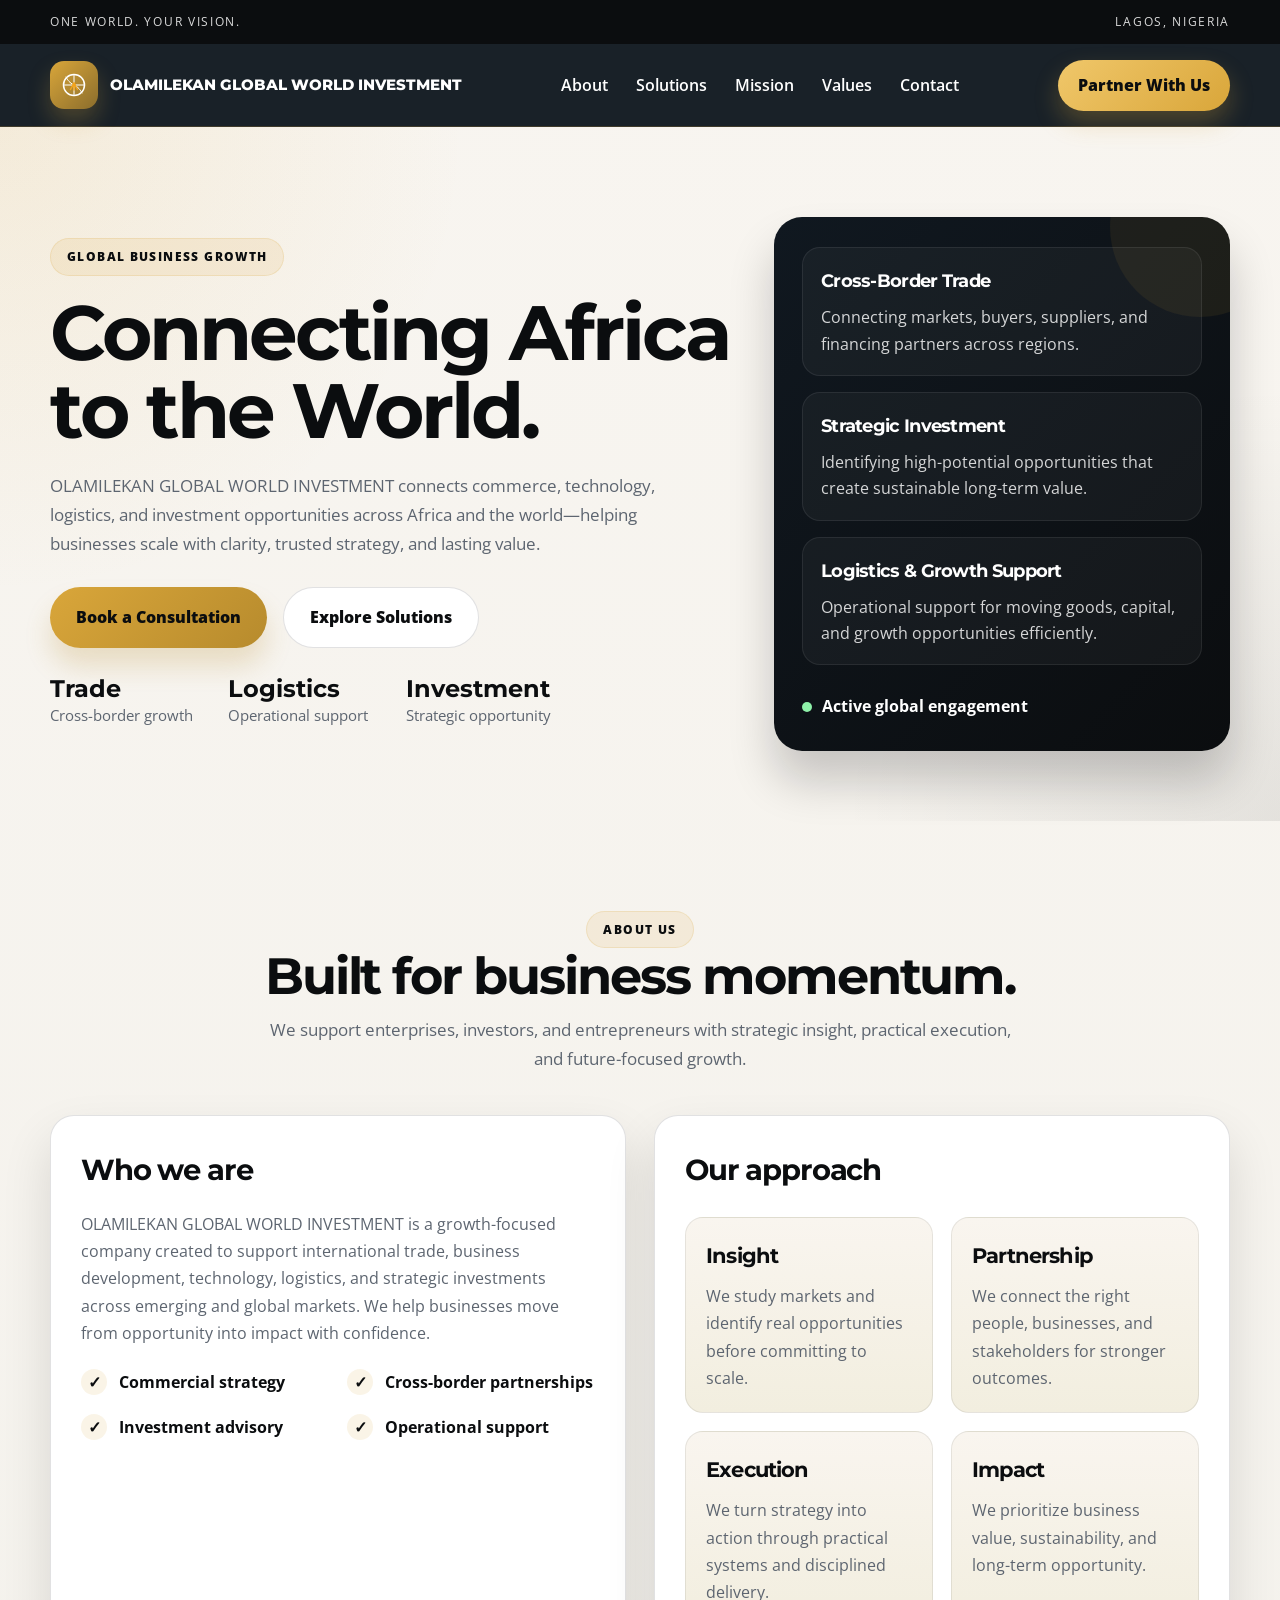
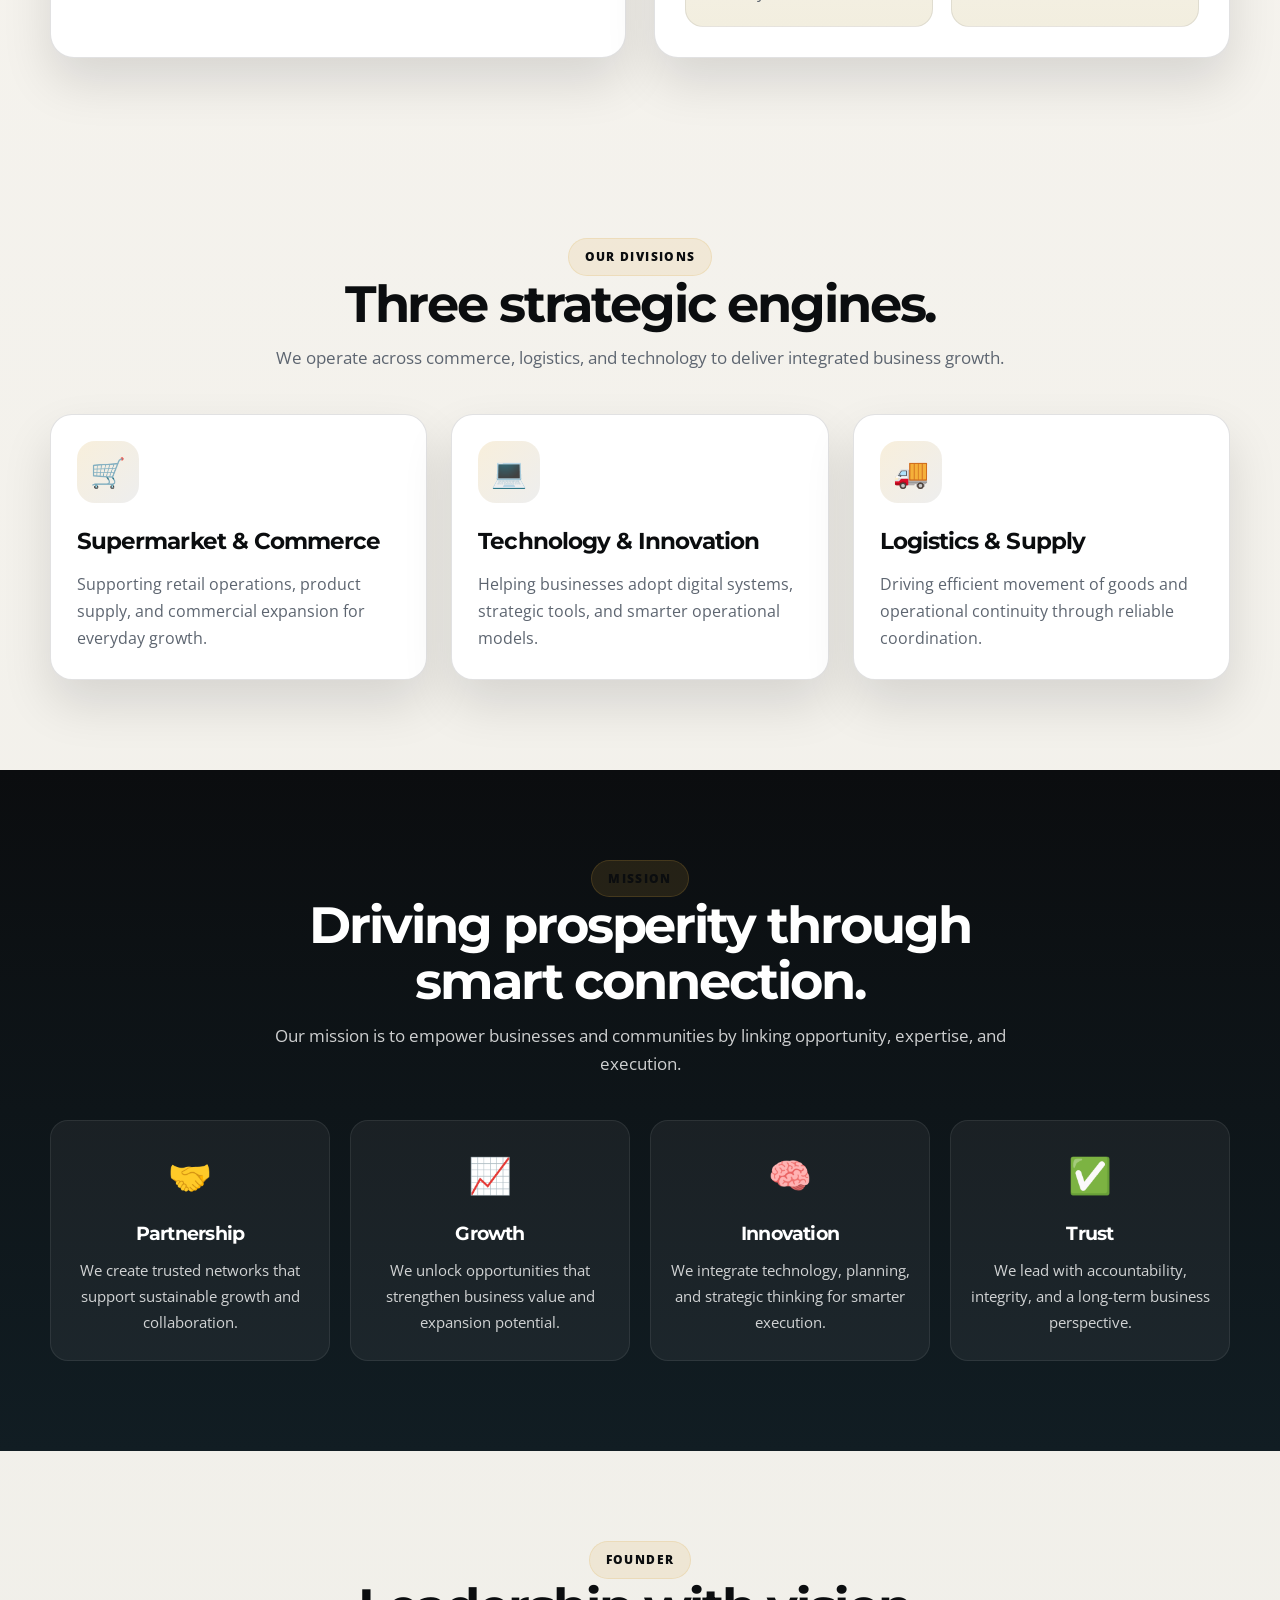
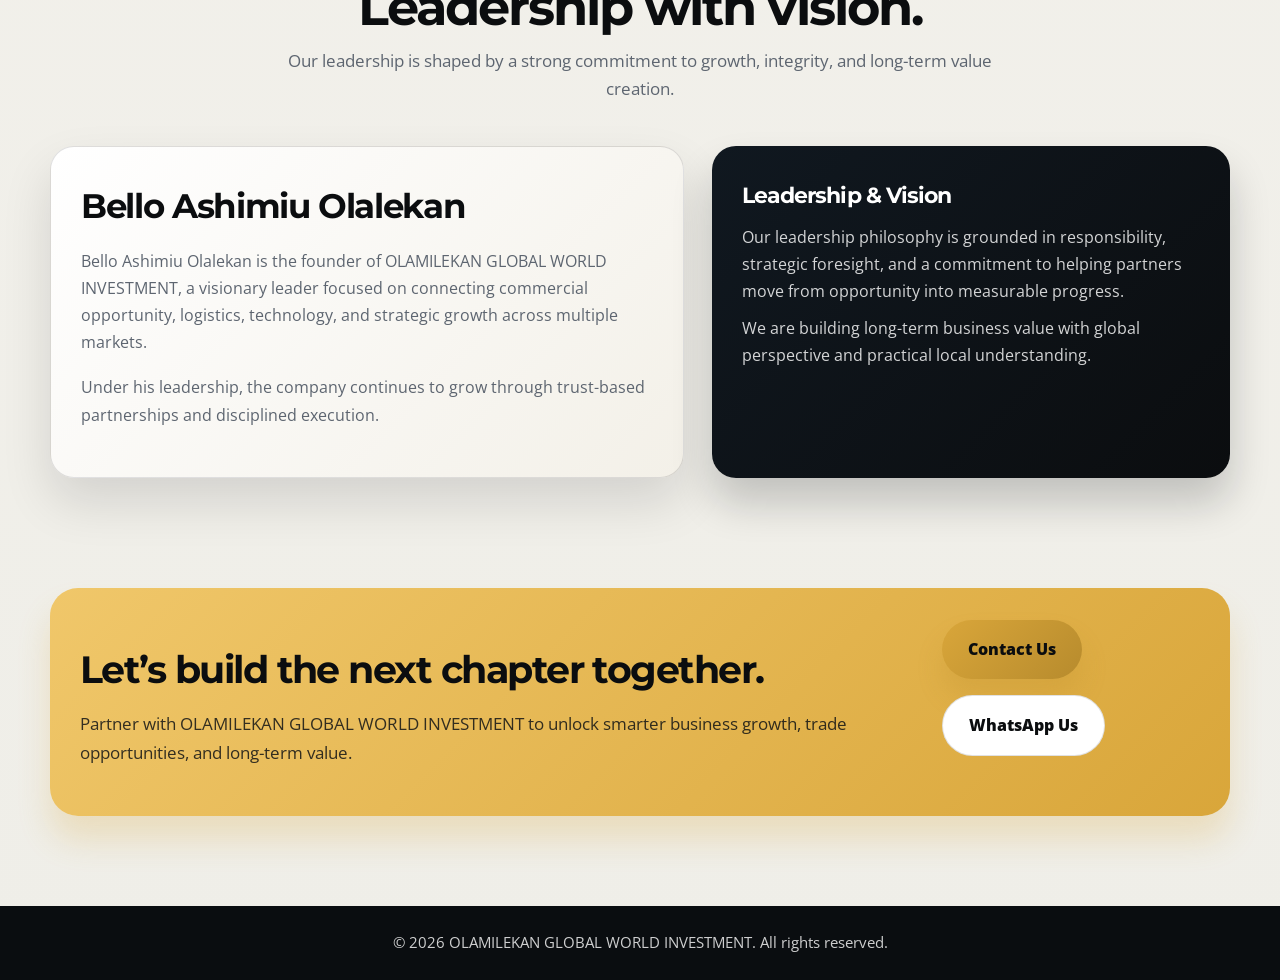
<file: index.html>
<!DOCTYPE html>
<html lang="en">
  <head>
    <meta charset="UTF-8" />
    <meta name="viewport" content="width=device-width, initial-scale=1.0" />
    <meta
      name="description"
      content="OLAMILEKAN GLOBAL WORLD INVESTMENT connects commerce, technology, logistics, and investment opportunities across Africa and the world."
    />
    <title>OLAMILEKAN GLOBAL WORLD INVESTMENT</title>
    <link rel="icon" type="image/svg+xml" href="favicon.svg" />
    <link rel="preconnect" href="https://fonts.googleapis.com" />
    <link rel="preconnect" href="https://fonts.gstatic.com" crossorigin />
    <link
      href="https://fonts.googleapis.com/css2?family=Montserrat:wght@400;500;600;700;800;900&family=Open+Sans:wght@400;600;700&display=swap"
      rel="stylesheet"
    />
    <link rel="stylesheet" href="styles.css" />
  </head>
  <body>
    <div class="topbar">
      <div class="container">
        <div>One World. Your Vision.</div>
        <div>Lagos, Nigeria</div>
      </div>
    </div>

    <header>
      <div class="container nav-wrap">
        <input type="checkbox" id="nav-toggle" class="nav-toggle" />
        <label for="nav-toggle" class="nav-toggle-label" aria-label="Toggle menu">☰</label>

        <a href="index.html" class="brand">
          <div class="logo-box">
            <svg width="30" height="30" viewBox="0 0 120 120" xmlns="http://www.w3.org/2000/svg" aria-label="OGWI logo">
              <circle cx="60" cy="60" r="42" fill="none" stroke="#ffffff" stroke-width="6"/>
              <path d="M18 60H102M60 18V102M28 28C36 42 41 50 60 60C79 70 84 78 92 92" fill="none" stroke="#ffffff" stroke-width="4" stroke-linecap="round"/>
              <path d="M46 78L60 52L74 78" fill="none" stroke="#F3A31A" stroke-width="6" stroke-linecap="round" stroke-linejoin="round"/>
              <path d="M60 52V80" fill="none" stroke="#F3A31A" stroke-width="6" stroke-linecap="round"/>
              <circle cx="60" cy="60" r="7" fill="#F3A31A"/>
            </svg>
          </div>
          <span>OLAMILEKAN GLOBAL WORLD INVESTMENT</span>
        </a>

        <nav class="nav-links">
          <a href="about.html">About</a>
          <a href="services.html">Solutions</a>
          <a href="#mission">Mission</a>
          <a href="#values">Values</a>
          <a href="contact.html">Contact</a>
        </nav>

        <a href="contact.html" class="nav-cta">Partner With Us</a>
      </div>
    </header>

    <main>
      <section class="hero">
        <div class="container hero-grid">
          <div>
            <div class="eyebrow">Global Business Growth</div>
            <h1>Connecting Africa to the World.</h1>
            <p class="lead">
              OLAMILEKAN GLOBAL WORLD INVESTMENT connects commerce, technology, logistics, and investment opportunities
              across Africa and the world—helping businesses scale with clarity, trusted strategy, and lasting value.
            </p>

            <div class="actions">
              <a href="contact.html" class="btn btn-primary">Book a Consultation</a>
              <a href="services.html" class="btn btn-secondary">Explore Solutions</a>
            </div>

            <div class="stats">
              <div>
                <strong>Trade</strong>
                <span>Cross-border growth</span>
              </div>
              <div>
                <strong>Logistics</strong>
                <span>Operational support</span>
              </div>
              <div>
                <strong>Investment</strong>
                <span>Strategic opportunity</span>
              </div>
            </div>
          </div>

          <div class="hero-card">
            <div class="card-row">
              <h3>Cross-Border Trade</h3>
              <p>Connecting markets, buyers, suppliers, and financing partners across regions.</p>
            </div>

            <div class="card-row">
              <h3>Strategic Investment</h3>
              <p>Identifying high-potential opportunities that create sustainable long-term value.</p>
            </div>

            <div class="card-row">
              <h3>Logistics &amp; Growth Support</h3>
              <p>Operational support for moving goods, capital, and growth opportunities efficiently.</p>
            </div>

            <div class="live">
              <span class="dot"></span>
              <span>Active global engagement</span>
            </div>
          </div>
        </div>
      </section>

      <section id="about">
        <div class="container">
          <div class="section-header">
            <div class="eyebrow">About Us</div>
            <h2>Built for business momentum.</h2>
            <p>We support enterprises, investors, and entrepreneurs with strategic insight, practical execution, and future-focused growth.</p>
          </div>

          <div class="about-grid">
            <div class="panel">
              <h3>Who we are</h3>
              <p>
                OLAMILEKAN GLOBAL WORLD INVESTMENT is a growth-focused company created to support international trade,
                business development, technology, logistics, and strategic investments across emerging and global markets.
                We help businesses move from opportunity into impact with confidence.
              </p>

              <div class="feature-list">
                <div class="feature">
                  <span class="check">✓</span>
                  <span>Commercial strategy</span>
                </div>
                <div class="feature">
                  <span class="check">✓</span>
                  <span>Cross-border partnerships</span>
                </div>
                <div class="feature">
                  <span class="check">✓</span>
                  <span>Investment advisory</span>
                </div>
                <div class="feature">
                  <span class="check">✓</span>
                  <span>Operational support</span>
                </div>
              </div>
            </div>

            <div class="panel">
              <h3>Our approach</h3>
              <div class="mission-boxes">
                <div class="mission-box">
                  <h4>Insight</h4>
                  <p>We study markets and identify real opportunities before committing to scale.</p>
                </div>
                <div class="mission-box">
                  <h4>Partnership</h4>
                  <p>We connect the right people, businesses, and stakeholders for stronger outcomes.</p>
                </div>
                <div class="mission-box">
                  <h4>Execution</h4>
                  <p>We turn strategy into action through practical systems and disciplined delivery.</p>
                </div>
                <div class="mission-box">
                  <h4>Impact</h4>
                  <p>We prioritize business value, sustainability, and long-term opportunity.</p>
                </div>
              </div>
            </div>
          </div>
        </div>
      </section>

      <section id="services">
        <div class="container">
          <div class="section-header">
            <div class="eyebrow">Our Divisions</div>
            <h2>Three strategic engines.</h2>
            <p>We operate across commerce, logistics, and technology to deliver integrated business growth.</p>
          </div>

          <div class="services-grid">
            <div class="service-card">
              <div class="icon">🛒</div>
              <h3>Supermarket &amp; Commerce</h3>
              <p>Supporting retail operations, product supply, and commercial expansion for everyday growth.</p>
            </div>

            <div class="service-card">
              <div class="icon">💻</div>
              <h3>Technology &amp; Innovation</h3>
              <p>Helping businesses adopt digital systems, strategic tools, and smarter operational models.</p>
            </div>

            <div class="service-card">
              <div class="icon">🚚</div>
              <h3>Logistics &amp; Supply</h3>
              <p>Driving efficient movement of goods and operational continuity through reliable coordination.</p>
            </div>
          </div>
        </div>
      </section>

      <section id="mission" class="values">
        <div class="container">
          <div class="section-header">
            <div class="eyebrow">Mission</div>
            <h2>Driving prosperity through smart connection.</h2>
            <p>Our mission is to empower businesses and communities by linking opportunity, expertise, and execution.</p>
          </div>

          <div class="value-grid">
            <div class="value-card">
              <div class="emoji">🤝</div>
              <h4>Partnership</h4>
              <p>We create trusted networks that support sustainable growth and collaboration.</p>
            </div>
            <div class="value-card">
              <div class="emoji">📈</div>
              <h4>Growth</h4>
              <p>We unlock opportunities that strengthen business value and expansion potential.</p>
            </div>
            <div class="value-card">
              <div class="emoji">🧠</div>
              <h4>Innovation</h4>
              <p>We integrate technology, planning, and strategic thinking for smarter execution.</p>
            </div>
            <div class="value-card">
              <div class="emoji">✅</div>
              <h4>Trust</h4>
              <p>We lead with accountability, integrity, and a long-term business perspective.</p>
            </div>
          </div>
        </div>
      </section>

      <section id="values">
        <div class="container">
          <div class="section-header">
            <div class="eyebrow">Founder</div>
            <h2>Leadership with vision.</h2>
            <p>Our leadership is shaped by a strong commitment to growth, integrity, and long-term value creation.</p>
          </div>

          <div class="story-grid">
            <div class="story-box">
              <h3>Bello Ashimiu Olalekan</h3>
              <p>
                Bello Ashimiu Olalekan is the founder of OLAMILEKAN GLOBAL WORLD INVESTMENT, a visionary leader focused on connecting
                commercial opportunity, logistics, technology, and strategic growth across multiple markets.
              </p>
              <p>
                Under his leadership, the company continues to grow through trust-based partnerships and disciplined execution.
              </p>
            </div>

            <div class="founder-box">
              <h4>Leadership &amp; Vision</h4>
              <p>
                Our leadership philosophy is grounded in responsibility, strategic foresight, and a commitment to helping partners
                move from opportunity into measurable progress.
              </p>
              <p>
                We are building long-term business value with global perspective and practical local understanding.
              </p>
            </div>
          </div>
        </div>
      </section>

      <section class="cta" id="contact">
        <div class="container">
          <div class="cta-box">
            <div>
              <h3>Let’s build the next chapter together.</h3>
              <p>Partner with OLAMILEKAN GLOBAL WORLD INVESTMENT to unlock smarter business growth, trade opportunities, and long-term value.</p>
            </div>
            <div class="cta-actions">
              <a href="contact.html" class="btn btn-primary">Contact Us</a>
              <a href="https://wa.me/2348025592137" target="_blank" rel="noopener" class="btn btn-secondary">WhatsApp Us</a>
            </div>
          </div>
        </div>
      </section>
    </main>

    <footer>
      © 2026 OLAMILEKAN GLOBAL WORLD INVESTMENT. All rights reserved.
    </footer>

    <script src="script.js"></script>
  </body>
</html>
</file>
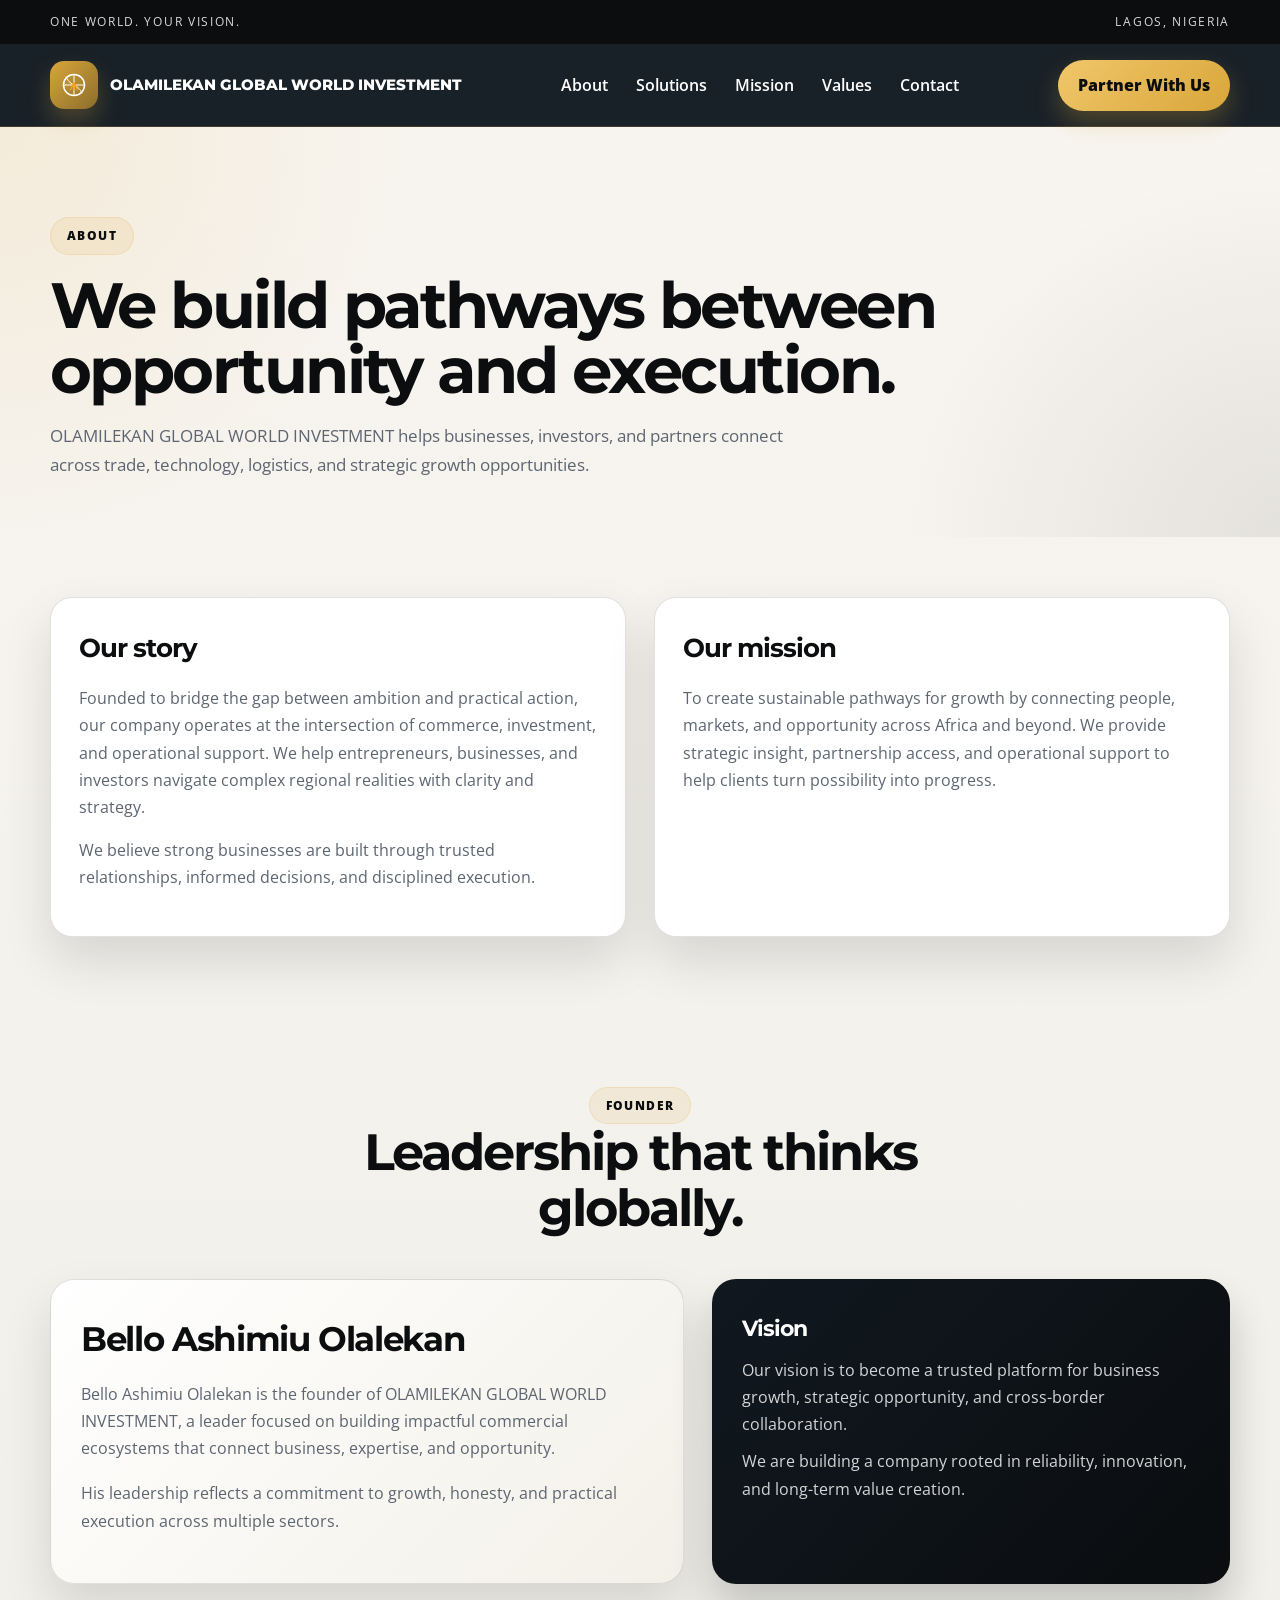
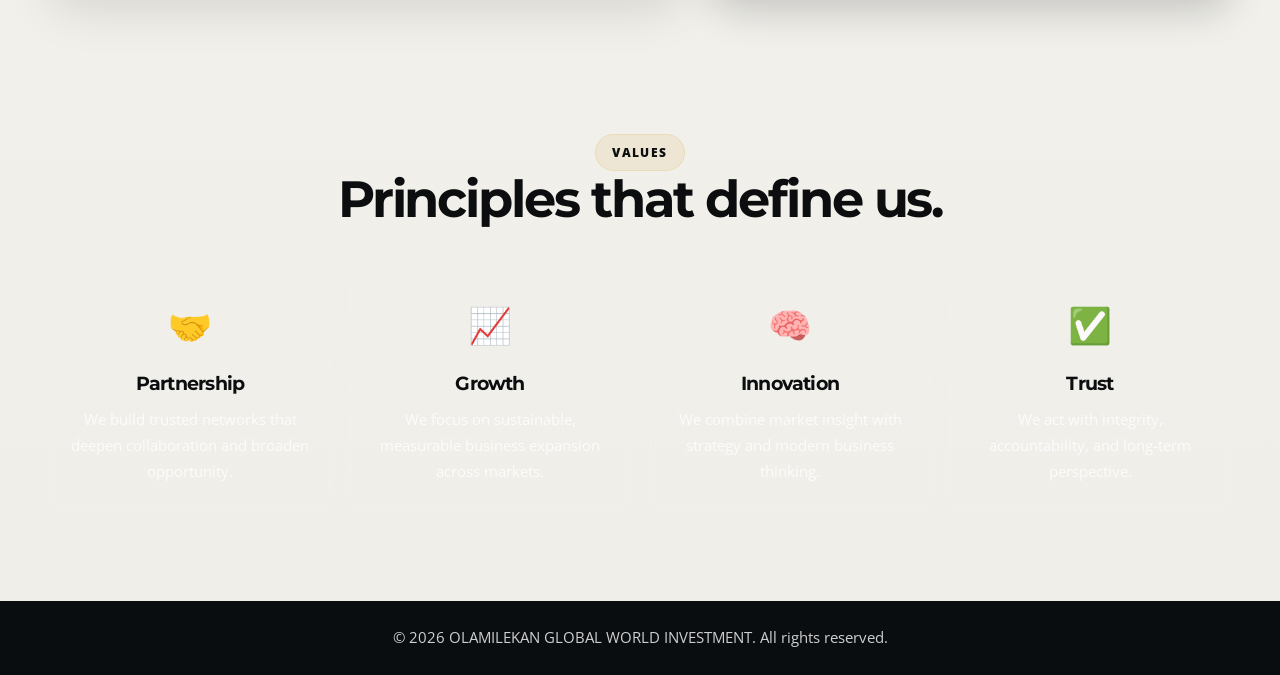
<file: about.html>
<!DOCTYPE html>
<html lang="en">
  <head>
    <meta charset="UTF-8" />
    <meta name="viewport" content="width=device-width, initial-scale=1.0" />
    <meta name="description" content="Learn about OLAMILEKAN GLOBAL WORLD INVESTMENT, our mission, values, and founder." />
    <title>About | OLAMILEKAN GLOBAL WORLD INVESTMENT</title>
    <link rel="icon" type="image/svg+xml" href="favicon.svg" />
    <link rel="preconnect" href="https://fonts.googleapis.com" />
    <link rel="preconnect" href="https://fonts.gstatic.com" crossorigin />
    <link href="https://fonts.googleapis.com/css2?family=Montserrat:wght@400;500;600;700;800;900&family=Open+Sans:wght@400;600;700&display=swap" rel="stylesheet" />
    <link rel="stylesheet" href="styles.css" />
  </head>
  <body>
    <div class="topbar">
      <div class="container">
        <div>One World. Your Vision.</div>
        <div>Lagos, Nigeria</div>
      </div>
    </div>

    <header>
      <div class="container nav-wrap">
        <input type="checkbox" id="nav-toggle" class="nav-toggle" />
        <label for="nav-toggle" class="nav-toggle-label" aria-label="Toggle menu">☰</label>

        <a href="index.html" class="brand">
          <div class="logo-box">
            <svg width="30" height="30" viewBox="0 0 120 120" xmlns="http://www.w3.org/2000/svg" aria-label="OGWI logo">
              <circle cx="60" cy="60" r="42" fill="none" stroke="#ffffff" stroke-width="6"/>
              <path d="M18 60H102M60 18V102M28 28C36 42 41 50 60 60C79 70 84 78 92 92" fill="none" stroke="#ffffff" stroke-width="4" stroke-linecap="round"/>
              <path d="M46 78L60 52L74 78" fill="none" stroke="#F3A31A" stroke-width="6" stroke-linecap="round" stroke-linejoin="round"/>
              <path d="M60 52V80" fill="none" stroke="#F3A31A" stroke-width="6" stroke-linecap="round"/>
              <circle cx="60" cy="60" r="7" fill="#F3A31A"/>
            </svg>
          </div>
          <span>OLAMILEKAN GLOBAL WORLD INVESTMENT</span>
        </a>

        <nav class="nav-links">
          <a href="about.html">About</a>
          <a href="services.html">Solutions</a>
          <a href="index.html#mission">Mission</a>
          <a href="index.html#values">Values</a>
          <a href="contact.html">Contact</a>
        </nav>

        <a href="contact.html" class="nav-cta">Partner With Us</a>
      </div>
    </header>

    <main>
      <section class="page-hero">
        <div class="container">
          <div class="eyebrow">About</div>
          <h1>We build pathways between opportunity and execution.</h1>
          <p class="page-subtitle">
            OLAMILEKAN GLOBAL WORLD INVESTMENT helps businesses, investors, and partners connect across trade,
            technology, logistics, and strategic growth opportunities.
          </p>
        </div>
      </section>

      <section class="page-section">
        <div class="container info-grid">
          <div class="info-card">
            <h3>Our story</h3>
            <p>
              Founded to bridge the gap between ambition and practical action, our company operates at the intersection
              of commerce, investment, and operational support. We help entrepreneurs, businesses, and investors navigate
              complex regional realities with clarity and strategy.
            </p>
            <p>
              We believe strong businesses are built through trusted relationships, informed decisions, and disciplined execution.
            </p>
          </div>

          <div class="info-card">
            <h3>Our mission</h3>
            <p>
              To create sustainable pathways for growth by connecting people, markets, and opportunity across Africa and beyond.
              We provide strategic insight, partnership access, and operational support to help clients turn possibility into progress.
            </p>
          </div>
        </div>
      </section>

      <section class="page-section">
        <div class="container">
          <div class="section-header">
            <div class="eyebrow">Founder</div>
            <h2>Leadership that thinks globally.</h2>
          </div>

          <div class="story-grid">
            <div class="story-box">
              <h3>Bello Ashimiu Olalekan</h3>
              <p>
                Bello Ashimiu Olalekan is the founder of OLAMILEKAN GLOBAL WORLD INVESTMENT, a leader focused on building impactful
                commercial ecosystems that connect business, expertise, and opportunity.
              </p>
              <p>
                His leadership reflects a commitment to growth, honesty, and practical execution across multiple sectors.
              </p>
            </div>

            <div class="founder-box">
              <h4>Vision</h4>
              <p>
                Our vision is to become a trusted platform for business growth, strategic opportunity, and cross-border collaboration.
              </p>
              <p>
                We are building a company rooted in reliability, innovation, and long-term value creation.
              </p>
            </div>
          </div>
        </div>
      </section>

      <section class="page-section">
        <div class="container">
          <div class="section-header">
            <div class="eyebrow">Values</div>
            <h2>Principles that define us.</h2>
          </div>

          <div class="value-grid">
            <div class="value-card">
              <div class="emoji">🤝</div>
              <h4>Partnership</h4>
              <p>We build trusted networks that deepen collaboration and broaden opportunity.</p>
            </div>
            <div class="value-card">
              <div class="emoji">📈</div>
              <h4>Growth</h4>
              <p>We focus on sustainable, measurable business expansion across markets.</p>
            </div>
            <div class="value-card">
              <div class="emoji">🧠</div>
              <h4>Innovation</h4>
              <p>We combine market insight with strategy and modern business thinking.</p>
            </div>
            <div class="value-card">
              <div class="emoji">✅</div>
              <h4>Trust</h4>
              <p>We act with integrity, accountability, and long-term perspective.</p>
            </div>
          </div>
        </div>
      </section>
    </main>

    <footer>
      © 2026 OLAMILEKAN GLOBAL WORLD INVESTMENT. All rights reserved.
    </footer>

    <script src="script.js"></script>
  </body>
</html>
</file>
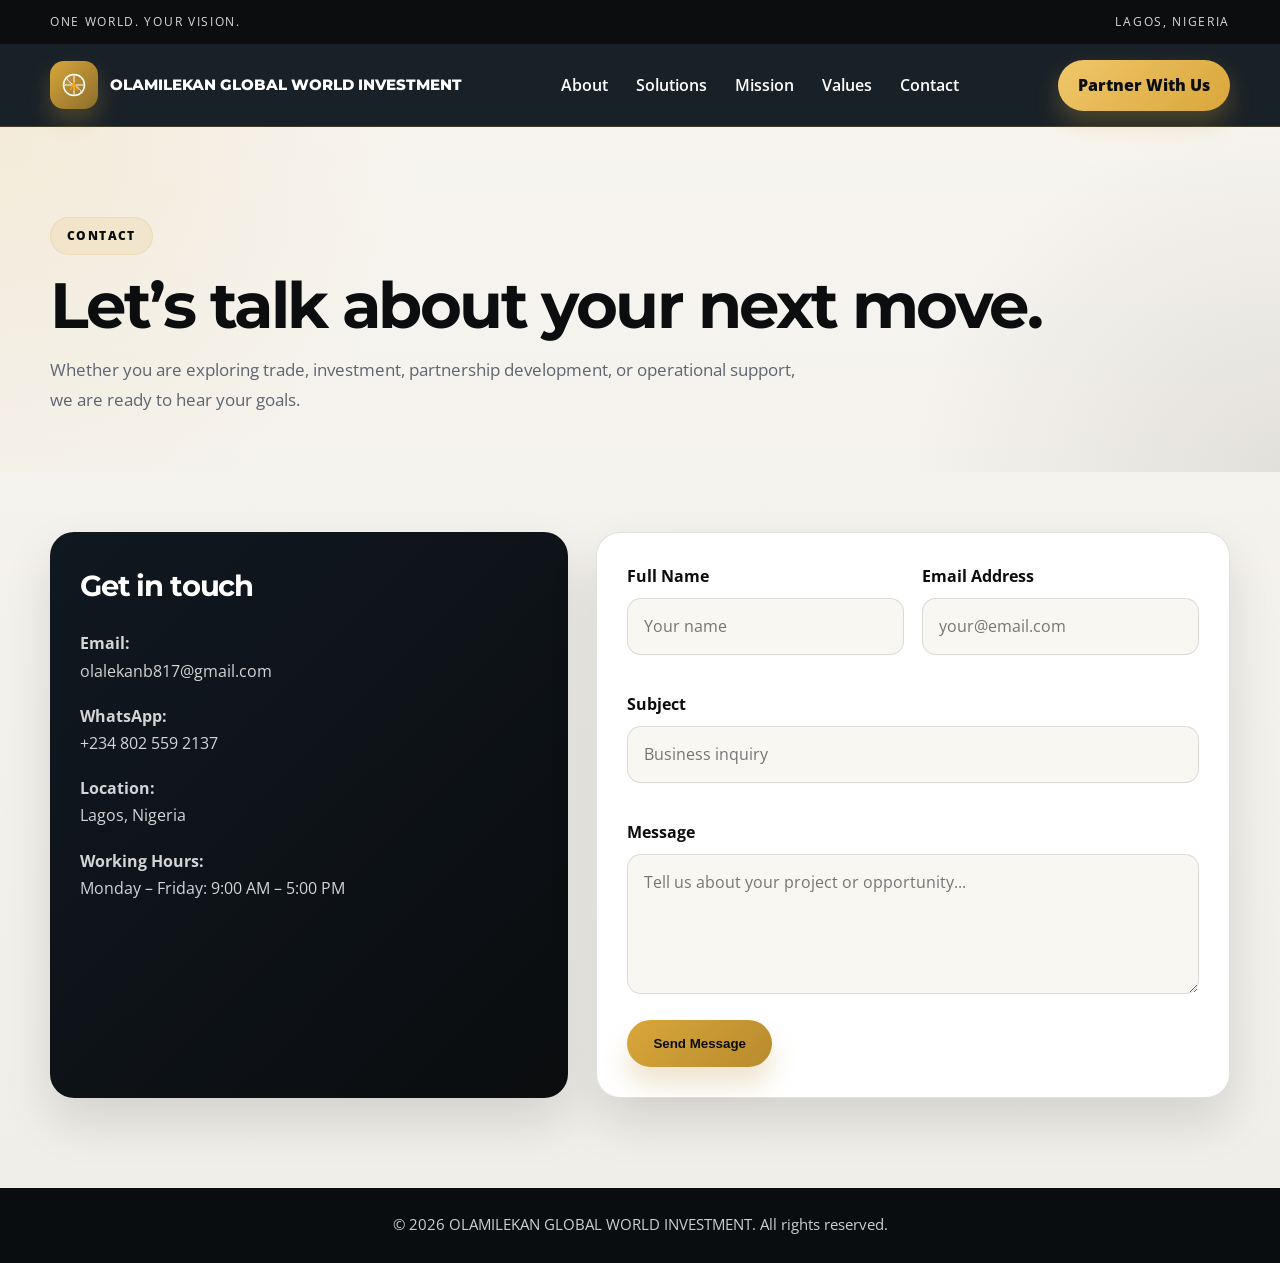
<file: contact.html>
<!DOCTYPE html>
<html lang="en">
  <head>
    <meta charset="UTF-8" />
    <meta name="viewport" content="width=device-width, initial-scale=1.0" />
    <meta name="description" content="Contact OLAMILEKAN GLOBAL WORLD INVESTMENT to discuss trade, investment, logistics, and growth opportunities." />
    <title>Contact | OLAMILEKAN GLOBAL WORLD INVESTMENT</title>
    <link rel="icon" type="image/svg+xml" href="favicon.svg" />
    <link rel="preconnect" href="https://fonts.googleapis.com" />
    <link rel="preconnect" href="https://fonts.gstatic.com" crossorigin />
    <link href="https://fonts.googleapis.com/css2?family=Montserrat:wght@400;500;600;700;800;900&family=Open+Sans:wght@400;600;700&display=swap" rel="stylesheet" />
    <link rel="stylesheet" href="styles.css" />
  </head>
  <body>
    <div class="topbar">
      <div class="container">
        <div>One World. Your Vision.</div>
        <div>Lagos, Nigeria</div>
      </div>
    </div>

    <header>
      <div class="container nav-wrap">
        <input type="checkbox" id="nav-toggle" class="nav-toggle" />
        <label for="nav-toggle" class="nav-toggle-label" aria-label="Toggle menu">☰</label>

        <a href="index.html" class="brand">
          <div class="logo-box">
            <svg width="30" height="30" viewBox="0 0 120 120" xmlns="http://www.w3.org/2000/svg" aria-label="OGWI logo">
              <circle cx="60" cy="60" r="42" fill="none" stroke="#ffffff" stroke-width="6"/>
              <path d="M18 60H102M60 18V102M28 28C36 42 41 50 60 60C79 70 84 78 92 92" fill="none" stroke="#ffffff" stroke-width="4" stroke-linecap="round"/>
              <path d="M46 78L60 52L74 78" fill="none" stroke="#F3A31A" stroke-width="6" stroke-linecap="round" stroke-linejoin="round"/>
              <path d="M60 52V80" fill="none" stroke="#F3A31A" stroke-width="6" stroke-linecap="round"/>
              <circle cx="60" cy="60" r="7" fill="#F3A31A"/>
            </svg>
          </div>
          <span>OLAMILEKAN GLOBAL WORLD INVESTMENT</span>
        </a>

        <nav class="nav-links">
          <a href="about.html">About</a>
          <a href="services.html">Solutions</a>
          <a href="index.html#mission">Mission</a>
          <a href="index.html#values">Values</a>
          <a href="contact.html">Contact</a>
        </nav>

        <a href="contact.html" class="nav-cta">Partner With Us</a>
      </div>
    </header>

    <main>
      <section class="page-hero">
        <div class="container">
          <div class="eyebrow">Contact</div>
          <h1>Let’s talk about your next move.</h1>
          <p class="page-subtitle">
            Whether you are exploring trade, investment, partnership development, or operational support,
            we are ready to hear your goals.
          </p>
        </div>
      </section>

      <section class="page-section">
        <div class="container contact-grid">
          <div class="contact-card">
            <h3>Get in touch</h3>

            <div class="contact-detail">
              <strong>Email:</strong><br />
              <a href="mailto:olalekanb817@gmail.com">olalekanb817@gmail.com</a>
            </div>

            <div class="contact-detail">
              <strong>WhatsApp:</strong><br />
              <a href="https://wa.me/2348025592137" target="_blank" rel="noopener">+234 802 559 2137</a>
            </div>

            <div class="contact-detail">
              <strong>Location:</strong><br />
              Lagos, Nigeria
            </div>

            <div class="contact-detail">
              <strong>Working Hours:</strong><br />
              Monday – Friday: 9:00 AM – 5:00 PM
            </div>
          </div>

          <div class="form-card">
            <form action="https://formsubmit.co/olalekanb817@gmail.com" method="POST">
              <input type="hidden" name="_captcha" value="false" />
              <input type="hidden" name="_subject" value="New Website Enquiry - OLAMILEKAN GLOBAL WORLD INVESTMENT" />
              <input type="hidden" name="_next" value="https://www.olamilekanglobalworld.com/thank-you.html" />

              <div class="form-grid">
                <div class="form-field">
                  <label for="name">Full Name</label>
                  <input type="text" id="name" name="name" placeholder="Your name" required />
                </div>

                <div class="form-field">
                  <label for="email">Email Address</label>
                  <input type="email" id="email" name="email" placeholder="your@email.com" required />
                </div>

                <div class="form-field full">
                  <label for="subject">Subject</label>
                  <input type="text" id="subject" name="subject" placeholder="Business inquiry" required />
                </div>

                <div class="form-field full">
                  <label for="message">Message</label>
                  <textarea id="message" name="message" placeholder="Tell us about your project or opportunity..." required></textarea>
                </div>
              </div>

              <button type="submit" class="btn btn-primary" style="margin-top: 8px;">Send Message</button>
            </form>
          </div>
        </div>
      </section>
    </main>

    <footer>
      © 2026 OLAMILEKAN GLOBAL WORLD INVESTMENT. All rights reserved.
    </footer>

    <script src="script.js"></script>
  </body>
</html>
</file>
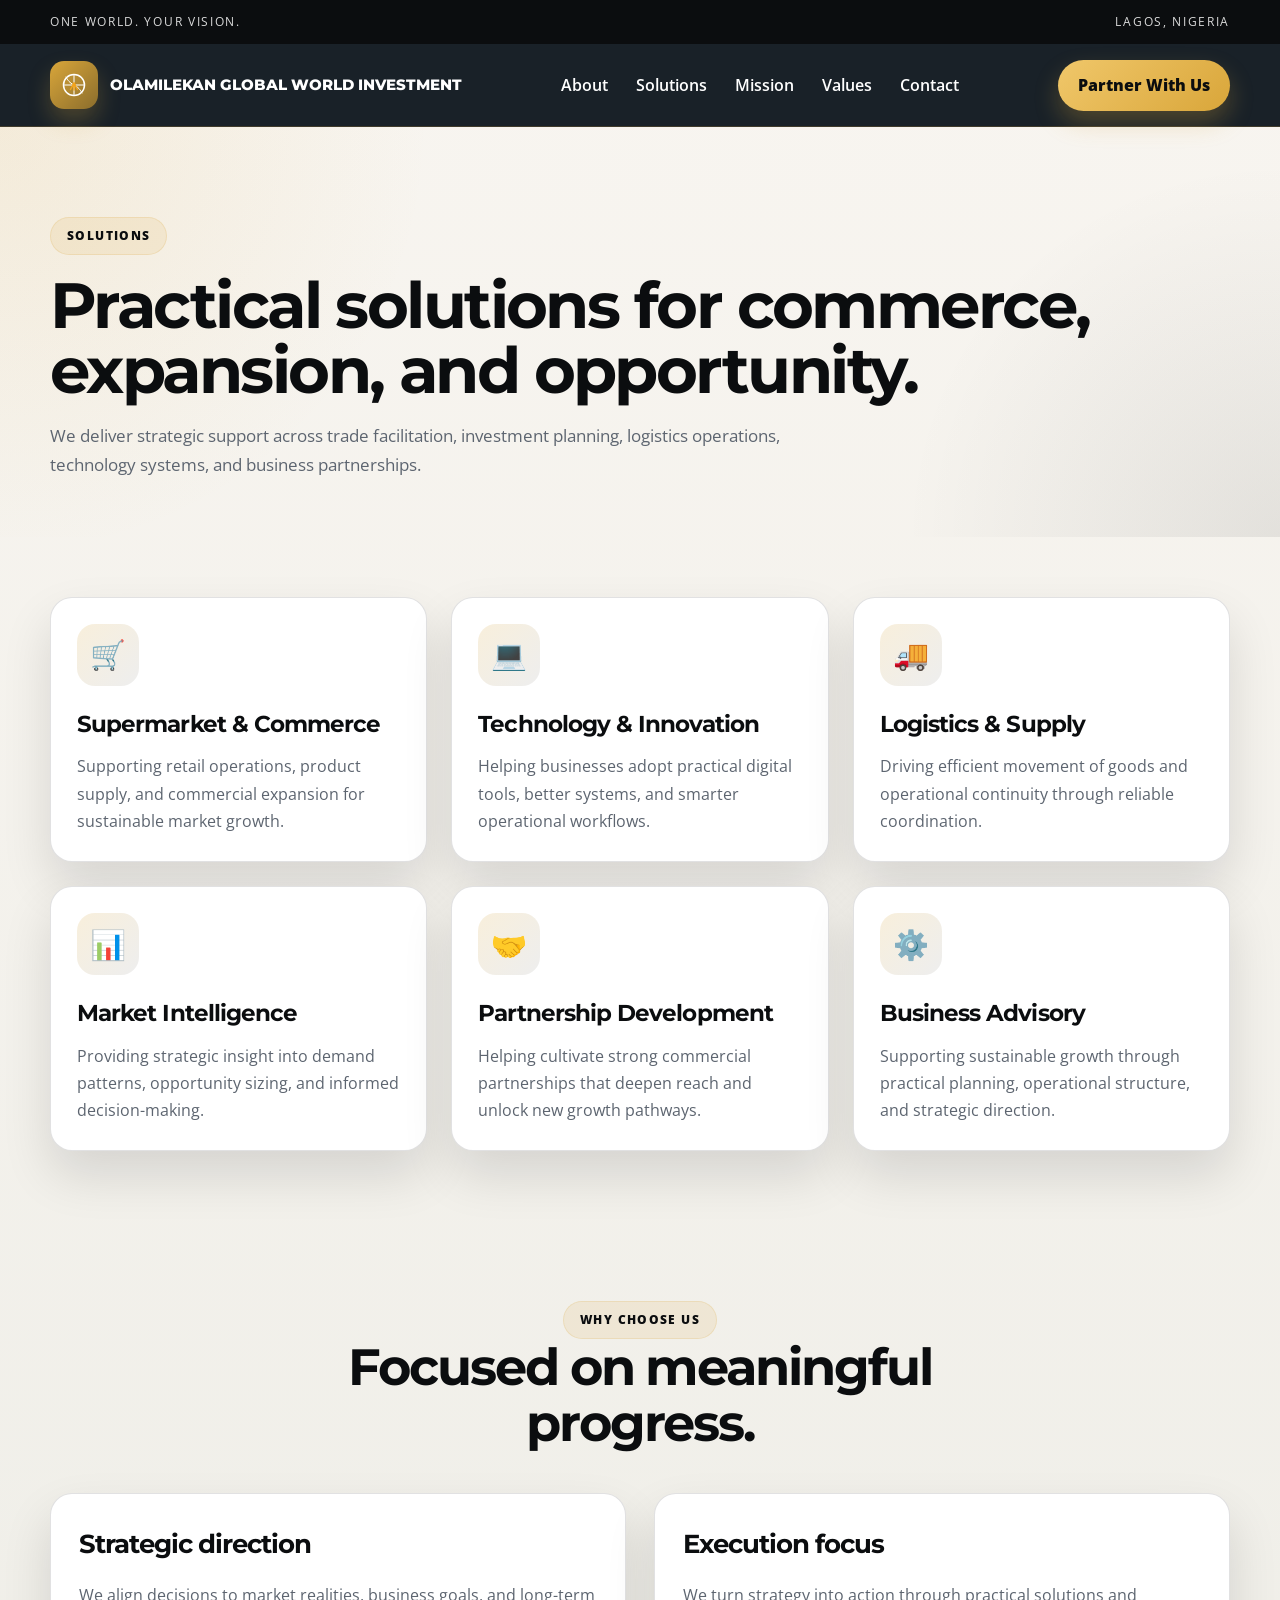
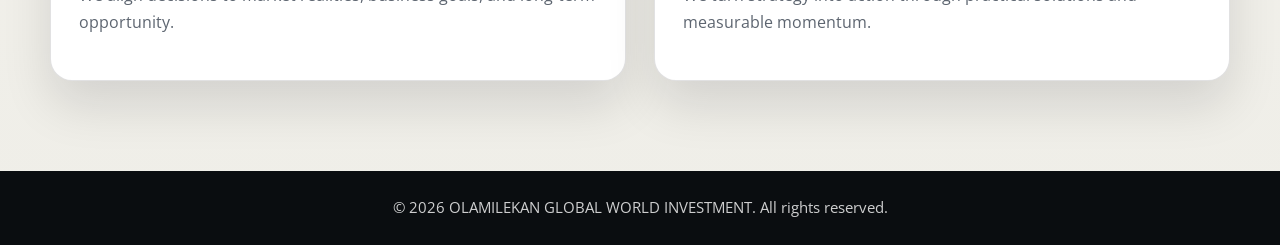
<file: services.html>
<!DOCTYPE html>
<html lang="en">
  <head>
    <meta charset="UTF-8" />
    <meta name="viewport" content="width=device-width, initial-scale=1.0" />
    <meta name="description" content="Discover the trade, technology, logistics, and investment services offered by OLAMILEKAN GLOBAL WORLD INVESTMENT." />
    <title>Solutions | OLAMILEKAN GLOBAL WORLD INVESTMENT</title>
    <link rel="icon" type="image/svg+xml" href="favicon.svg" />
    <link rel="preconnect" href="https://fonts.googleapis.com" />
    <link rel="preconnect" href="https://fonts.gstatic.com" crossorigin />
    <link href="https://fonts.googleapis.com/css2?family=Montserrat:wght@400;500;600;700;800;900&family=Open+Sans:wght@400;600;700&display=swap" rel="stylesheet" />
    <link rel="stylesheet" href="styles.css" />
  </head>
  <body>
    <div class="topbar">
      <div class="container">
        <div>One World. Your Vision.</div>
        <div>Lagos, Nigeria</div>
      </div>
    </div>

    <header>
      <div class="container nav-wrap">
        <input type="checkbox" id="nav-toggle" class="nav-toggle" />
        <label for="nav-toggle" class="nav-toggle-label" aria-label="Toggle menu">☰</label>

        <a href="index.html" class="brand">
          <div class="logo-box">
            <svg width="30" height="30" viewBox="0 0 120 120" xmlns="http://www.w3.org/2000/svg" aria-label="OGWI logo">
              <circle cx="60" cy="60" r="42" fill="none" stroke="#ffffff" stroke-width="6"/>
              <path d="M18 60H102M60 18V102M28 28C36 42 41 50 60 60C79 70 84 78 92 92" fill="none" stroke="#ffffff" stroke-width="4" stroke-linecap="round"/>
              <path d="M46 78L60 52L74 78" fill="none" stroke="#F3A31A" stroke-width="6" stroke-linecap="round" stroke-linejoin="round"/>
              <path d="M60 52V80" fill="none" stroke="#F3A31A" stroke-width="6" stroke-linecap="round"/>
              <circle cx="60" cy="60" r="7" fill="#F3A31A"/>
            </svg>
          </div>
          <span>OLAMILEKAN GLOBAL WORLD INVESTMENT</span>
        </a>

        <nav class="nav-links">
          <a href="about.html">About</a>
          <a href="services.html">Solutions</a>
          <a href="index.html#mission">Mission</a>
          <a href="index.html#values">Values</a>
          <a href="contact.html">Contact</a>
        </nav>

        <a href="contact.html" class="nav-cta">Partner With Us</a>
      </div>
    </header>

    <main>
      <section class="page-hero">
        <div class="container">
          <div class="eyebrow">Solutions</div>
          <h1>Practical solutions for commerce, expansion, and opportunity.</h1>
          <p class="page-subtitle">
            We deliver strategic support across trade facilitation, investment planning, logistics operations,
            technology systems, and business partnerships.
          </p>
        </div>
      </section>

      <section class="page-section">
        <div class="container services-grid">
          <div class="service-card">
            <div class="icon">🛒</div>
            <h3>Supermarket &amp; Commerce</h3>
            <p>Supporting retail operations, product supply, and commercial expansion for sustainable market growth.</p>
          </div>

          <div class="service-card">
            <div class="icon">💻</div>
            <h3>Technology &amp; Innovation</h3>
            <p>Helping businesses adopt practical digital tools, better systems, and smarter operational workflows.</p>
          </div>

          <div class="service-card">
            <div class="icon">🚚</div>
            <h3>Logistics &amp; Supply</h3>
            <p>Driving efficient movement of goods and operational continuity through reliable coordination.</p>
          </div>

          <div class="service-card">
            <div class="icon">📊</div>
            <h3>Market Intelligence</h3>
            <p>Providing strategic insight into demand patterns, opportunity sizing, and informed decision-making.</p>
          </div>

          <div class="service-card">
            <div class="icon">🤝</div>
            <h3>Partnership Development</h3>
            <p>Helping cultivate strong commercial partnerships that deepen reach and unlock new growth pathways.</p>
          </div>

          <div class="service-card">
            <div class="icon">⚙️</div>
            <h3>Business Advisory</h3>
            <p>Supporting sustainable growth through practical planning, operational structure, and strategic direction.</p>
          </div>
        </div>
      </section>

      <section class="page-section">
        <div class="container">
          <div class="section-header">
            <div class="eyebrow">Why choose us</div>
            <h2>Focused on meaningful progress.</h2>
          </div>

          <div class="info-grid">
            <div class="info-card">
              <h3>Strategic direction</h3>
              <p>We align decisions to market realities, business goals, and long-term opportunity.</p>
            </div>

            <div class="info-card">
              <h3>Execution focus</h3>
              <p>We turn strategy into action through practical solutions and measurable momentum.</p>
            </div>
          </div>
        </div>
      </section>
    </main>

    <footer>
      © 2026 OLAMILEKAN GLOBAL WORLD INVESTMENT. All rights reserved.
    </footer>

    <script src="script.js"></script>
  </body>
</html>
</file>
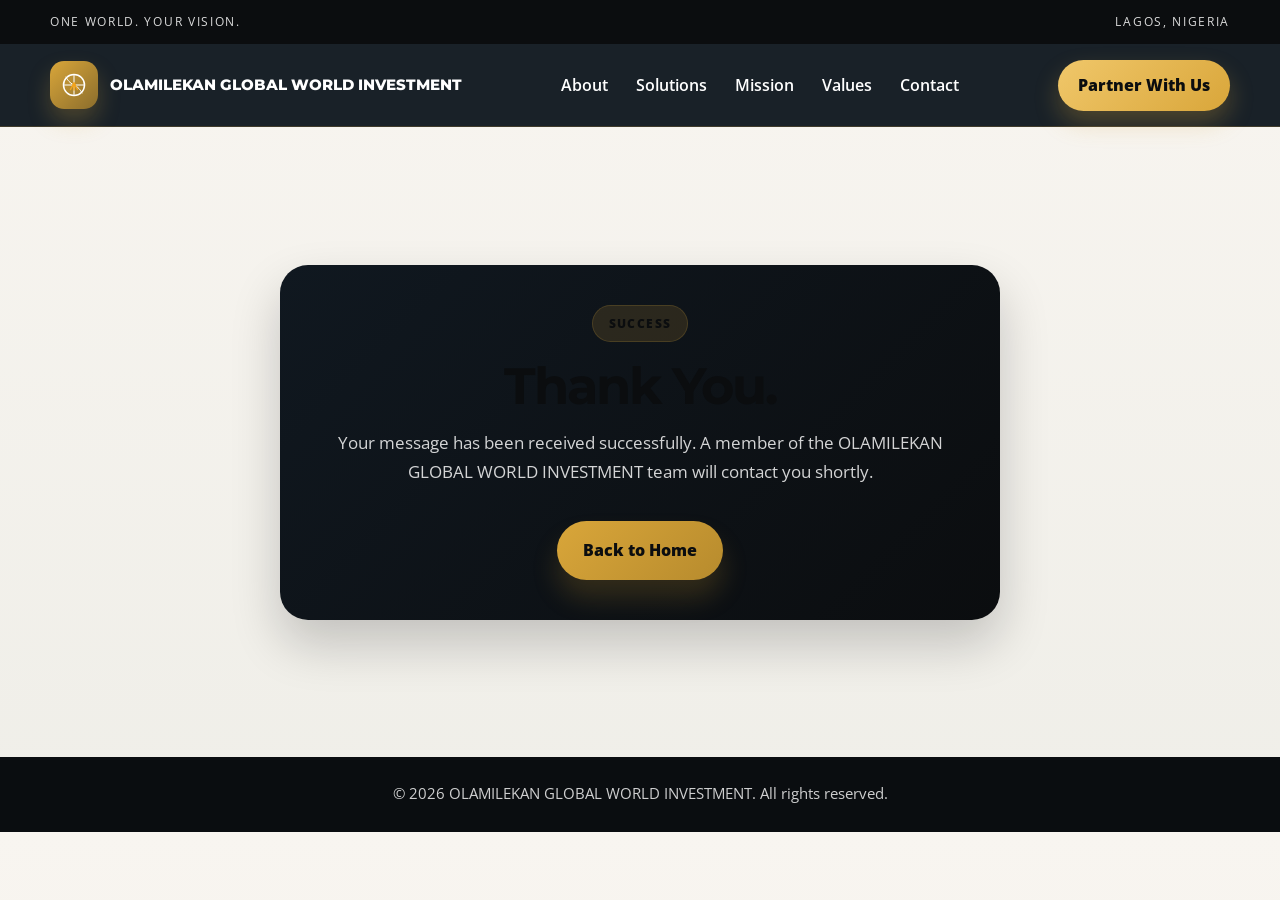
<file: thank-you.html>
<!DOCTYPE html>
<html lang="en">
  <head>
    <meta charset="UTF-8" />
    <meta name="viewport" content="width=device-width, initial-scale=1.0" />
    <title>Thank You | OLAMILEKAN GLOBAL WORLD INVESTMENT</title>
    <meta name="description" content="Thank you for contacting OLAMILEKAN GLOBAL WORLD INVESTMENT." />
    <link rel="icon" type="image/svg+xml" href="favicon.svg" />
    <link rel="preconnect" href="https://fonts.googleapis.com" />
    <link rel="preconnect" href="https://fonts.gstatic.com" crossorigin />
    <link href="https://fonts.googleapis.com/css2?family=Montserrat:wght@400;500;600;700;800;900&family=Open+Sans:wght@400;600;700&display=swap" rel="stylesheet" />
    <link rel="stylesheet" href="styles.css" />
    <style>
      .thankyou-wrap {
        min-height: 70vh;
        display: grid;
        place-items: center;
        padding: 60px 20px;
      }

      .thankyou-box {
        max-width: 720px;
        background: linear-gradient(135deg, #101820, #0b0d0f);
        color: var(--white);
        border-radius: 28px;
        padding: 40px 32px;
        box-shadow: 0 24px 50px rgba(9, 12, 14, 0.2);
        text-align: center;
      }

      .thankyou-box h1 {
        font-size: clamp(2.2rem, 4vw, 3.5rem);
        margin: 0 0 16px;
      }

      .thankyou-box p {
        font-size: 1.05rem;
        color: rgba(255, 255, 255, 0.82);
      }

      .thankyou-box .btn {
        margin-top: 18px;
      }
    </style>
  </head>
  <body>
    <div class="topbar">
      <div class="container">
        <div>One World. Your Vision.</div>
        <div>Lagos, Nigeria</div>
      </div>
    </div>

    <header>
      <div class="container nav-wrap">
        <a href="index.html" class="brand">
          <div class="logo-box">
            <svg width="30" height="30" viewBox="0 0 120 120" xmlns="http://www.w3.org/2000/svg" aria-label="OGWI logo">
              <circle cx="60" cy="60" r="42" fill="none" stroke="#ffffff" stroke-width="6"/>
              <path d="M18 60H102M60 18V102M28 28C36 42 41 50 60 60C79 70 84 78 92 92" fill="none" stroke="#ffffff" stroke-width="4" stroke-linecap="round"/>
              <path d="M46 78L60 52L74 78" fill="none" stroke="#F3A31A" stroke-width="6" stroke-linecap="round" stroke-linejoin="round"/>
              <path d="M60 52V80" fill="none" stroke="#F3A31A" stroke-width="6" stroke-linecap="round"/>
              <circle cx="60" cy="60" r="7" fill="#F3A31A"/>
            </svg>
          </div>
          <span>OLAMILEKAN GLOBAL WORLD INVESTMENT</span>
        </a>

        <nav class="nav-links">
          <a href="about.html">About</a>
          <a href="services.html">Solutions</a>
          <a href="index.html#mission">Mission</a>
          <a href="index.html#values">Values</a>
          <a href="contact.html">Contact</a>
        </nav>

        <a href="contact.html" class="nav-cta">Partner With Us</a>
      </div>
    </header>

    <main class="thankyou-wrap">
      <div class="thankyou-box">
        <div class="eyebrow" style="margin-bottom: 18px; background: rgba(217,166,58,0.14);">Success</div>
        <h1>Thank You.</h1>
        <p>
          Your message has been received successfully. A member of the OLAMILEKAN GLOBAL WORLD INVESTMENT team
          will contact you shortly.
        </p>
        <a href="index.html" class="btn btn-primary">Back to Home</a>
      </div>
    </main>

    <footer>
      © 2026 OLAMILEKAN GLOBAL WORLD INVESTMENT. All rights reserved.
    </footer>
  </body>
</html>
</file>
<file: styles.css>
:root {
  --black: #0b0d0f;
  --black-soft: #101820;
  --gold-900: #8b6d2c;
  --gold-700: #b78b2d;
  --gold-500: #d9a63a;
  --gold-300: #f0c76a;
  --gold-soft: #f5d995;
  --white: #ffffff;
  --off-white: #f8f5f0;
  --ivory: #f3efe9;
  --muted: #5d6570;
  --line: rgba(10, 14, 18, 0.12);
  --shadow: 0 24px 50px rgba(8, 11, 14, 0.12);
}

* {
  box-sizing: border-box;
}

html {
  scroll-behavior: smooth;
}

body {
  margin: 0;
  font-family: "Open Sans", Arial, sans-serif;
  background: linear-gradient(180deg, #f8f5f0 0%, #efeee8 100%);
  color: var(--black);
  line-height: 1.7;
}

a {
  text-decoration: none;
  color: inherit;
}

img {
  max-width: 100%;
  display: block;
}

.container {
  width: min(1180px, calc(100% - 32px));
  margin: 0 auto;
}

.topbar {
  background: var(--black);
  color: rgba(255, 255, 255, 0.85);
  font-size: 0.75rem;
  letter-spacing: 0.14em;
  text-transform: uppercase;
  padding: 12px 0;
}

.topbar .container {
  display: flex;
  justify-content: space-between;
  align-items: center;
  gap: 18px;
}

header {
  position: sticky;
  top: 0;
  z-index: 80;
  background: rgba(16, 24, 32, 0.96);
  backdrop-filter: blur(10px);
  border-bottom: 1px solid rgba(217, 166, 58, 0.2);
}

.nav-wrap {
  position: relative;
  min-height: 82px;
  display: flex;
  align-items: center;
  justify-content: space-between;
  gap: 20px;
}

.brand {
  display: flex;
  align-items: center;
  gap: 12px;
  font-family: "Montserrat", sans-serif;
  font-weight: 800;
  color: var(--white);
  font-size: 0.95rem;
  z-index: 2;
}

.logo-box {
  width: 48px;
  height: 48px;
  border-radius: 14px;
  display: grid;
  place-items: center;
  background: linear-gradient(135deg, var(--gold-500), var(--gold-900));
  box-shadow: 0 12px 22px rgba(217, 166, 58, 0.25);
}

.nav-links {
  display: flex;
  align-items: center;
  gap: 28px;
  font-weight: 600;
  color: var(--white);
}

.nav-links a:hover {
  color: var(--gold-soft);
}

.nav-cta,
.btn {
  display: inline-flex;
  align-items: center;
  justify-content: center;
  border-radius: 999px;
  font-weight: 800;
  transition: transform 0.2s ease, box-shadow 0.2s ease;
  cursor: pointer;
}

.nav-cta {
  background: linear-gradient(135deg, var(--gold-300), var(--gold-500));
  color: var(--black);
  padding: 12px 20px;
  box-shadow: 0 12px 24px rgba(217, 166, 58, 0.28);
}

.btn {
  padding: 16px 26px;
  border: none;
}

.btn:hover,
.nav-cta:hover {
  transform: translateY(-2px);
}

.btn-primary {
  background: linear-gradient(135deg, var(--gold-500), var(--gold-700));
  color: var(--black);
  box-shadow: 0 18px 26px rgba(184, 137, 42, 0.22);
}

.btn-secondary {
  background: var(--white);
  color: var(--black);
  border: 1px solid rgba(10, 14, 18, 0.12);
}

.hero {
  padding: 90px 0 70px;
  background:
    radial-gradient(circle at left top, rgba(217, 166, 58, 0.12), transparent 32%),
    radial-gradient(circle at bottom right, rgba(10, 13, 15, 0.08), transparent 30%);
}

.hero-grid {
  display: grid;
  grid-template-columns: 1.2fr 0.8fr;
  gap: 40px;
  align-items: center;
}

.eyebrow {
  display: inline-block;
  padding: 8px 16px;
  border-radius: 999px;
  background: rgba(217, 166, 58, 0.12);
  border: 1px solid rgba(217, 166, 58, 0.18);
  color: var(--black);
  font-weight: 800;
  font-size: 0.72rem;
  letter-spacing: 0.12em;
  text-transform: uppercase;
}

h1,
h2,
h3,
h4 {
  font-family: "Montserrat", sans-serif;
  letter-spacing: -0.04em;
}

h1 {
  font-size: clamp(2.9rem, 6vw, 5.1rem);
  line-height: 1.02;
  margin: 18px 0 20px;
  color: var(--black);
}

.lead {
  font-size: 1.08rem;
  color: var(--muted);
  max-width: 640px;
  margin-bottom: 28px;
}

.actions,
.cta-actions {
  display: flex;
  flex-wrap: wrap;
  gap: 16px;
  margin-bottom: 28px;
}

.stats {
  display: flex;
  flex-wrap: wrap;
  gap: 28px;
}

.stats div {
  min-width: 150px;
}

.stats strong {
  display: block;
  font-family: "Montserrat", sans-serif;
  font-size: 1.5rem;
  color: var(--black);
  line-height: 1.1;
}

.stats span {
  color: var(--muted);
  font-size: 0.95rem;
}

.hero-card {
  background: linear-gradient(135deg, var(--black-soft), var(--black));
  border-radius: 28px;
  color: var(--white);
  padding: 30px 28px;
  box-shadow: 0 30px 46px rgba(9, 12, 14, 0.2);
  position: relative;
  overflow: hidden;
}

.hero-card::before {
  content: "";
  position: absolute;
  top: -80px;
  right: -60px;
  width: 180px;
  height: 180px;
  background: rgba(217, 166, 58, 0.08);
  border-radius: 50%;
}

.hero-card .card-row {
  background: rgba(255, 255, 255, 0.04);
  border: 1px solid rgba(255, 255, 255, 0.08);
  border-radius: 18px;
  padding: 18px;
  margin-bottom: 16px;
  position: relative;
  z-index: 1;
}

.hero-card h3 {
  margin: 0 0 8px;
  font-size: 1.1rem;
}

.hero-card p {
  margin: 0;
  color: rgba(255, 255, 255, 0.82);
  font-size: 0.97rem;
}

.live {
  display: inline-flex;
  align-items: center;
  gap: 10px;
  margin-top: 12px;
  position: relative;
  z-index: 1;
  font-weight: 700;
}

.dot {
  width: 10px;
  height: 10px;
  border-radius: 50%;
  background: #8ef1a9;
  box-shadow: 0 0 0 0 rgba(142, 241, 169, 0.7);
  animation: pulse 2s infinite;
}

@keyframes pulse {
  0% {
    box-shadow: 0 0 0 0 rgba(142, 241, 169, 0.7);
  }
  70% {
    box-shadow: 0 0 0 14px rgba(142, 241, 169, 0);
  }
  100% {
    box-shadow: 0 0 0 0 rgba(142, 241, 169, 0);
  }
}

section {
  padding: 90px 0;
}

.section-header {
  max-width: 760px;
  margin: 0 auto 42px;
  text-align: center;
}

.section-header h2 {
  font-size: clamp(2.1rem, 4vw, 3.2rem);
  line-height: 1.1;
  margin: 0 0 12px;
  color: var(--black);
}

.section-header p {
  margin: 0;
  color: var(--muted);
  font-size: 1.04rem;
}

.about-grid {
  display: grid;
  grid-template-columns: 1fr 1fr;
  gap: 28px;
}

.panel {
  background: #fff;
  border-radius: 24px;
  padding: 30px;
  border: 1px solid var(--line);
  box-shadow: var(--shadow);
}

.panel h3 {
  margin: 0 0 16px;
  font-size: 1.8rem;
  color: var(--black);
}

.panel p {
  margin: 0;
  color: var(--muted);
  font-size: 1rem;
}

.feature-list {
  display: grid;
  grid-template-columns: repeat(2, minmax(0, 1fr));
  gap: 18px;
  margin-top: 22px;
}

.feature {
  display: flex;
  align-items: flex-start;
  gap: 12px;
  color: var(--black);
  font-weight: 700;
}

.check {
  width: 26px;
  height: 26px;
  border-radius: 50%;
  background: rgba(217, 166, 58, 0.12);
  color: var(--black);
  display: grid;
  place-items: center;
  flex-shrink: 0;
  font-weight: 800;
}

.mission-boxes {
  display: grid;
  grid-template-columns: 1fr 1fr;
  gap: 18px;
  margin-top: 22px;
}

.mission-box {
  background: linear-gradient(180deg, #f9f5ef, #f2eedf);
  border: 1px solid rgba(10, 14, 18, 0.08);
  border-radius: 18px;
  padding: 20px;
}

.mission-box h4 {
  margin: 0 0 10px;
  font-size: 1.3rem;
  color: var(--black);
}

.mission-box p {
  margin: 0;
  color: var(--muted);
}

.services-grid {
  display: grid;
  grid-template-columns: repeat(3, minmax(0, 1fr));
  gap: 24px;
}

.service-card {
  background: var(--white);
  border: 1px solid var(--line);
  border-radius: 22px;
  padding: 26px;
  box-shadow: var(--shadow);
}

.icon {
  width: 62px;
  height: 62px;
  border-radius: 18px;
  display: grid;
  place-items: center;
  background: linear-gradient(135deg, rgba(217, 166, 58, 0.18), rgba(10, 13, 15, 0.07));
  color: var(--black);
  font-size: 1.8rem;
  margin-bottom: 18px;
}

.service-card h3 {
  margin: 0 0 10px;
  font-size: 1.46rem;
  color: var(--black);
}

.service-card p {
  margin: 0;
  color: var(--muted);
}

.values {
  background: linear-gradient(180deg, var(--black), #111d23);
  color: var(--white);
}

.values .section-header h2 {
  color: var(--white);
}

.values .section-header p {
  color: rgba(255, 255, 255, 0.8);
}

.value-grid {
  display: grid;
  grid-template-columns: repeat(4, minmax(0, 1fr));
  gap: 20px;
  margin-top: 38px;
}

.value-card {
  background: rgba(255, 255, 255, 0.05);
  border: 1px solid rgba(255, 255, 255, 0.08);
  border-radius: 18px;
  padding: 24px 18px;
  text-align: center;
}

.value-card .emoji {
  font-size: 2.2rem;
  margin-bottom: 12px;
}

.value-card h4 {
  margin: 0 0 8px;
  font-size: 1.2rem;
}

.value-card p {
  margin: 0;
  color: rgba(255, 255, 255, 0.8);
  font-size: 0.96rem;
}

.story-grid {
  display: grid;
  grid-template-columns: 1.1fr 0.9fr;
  gap: 28px;
  align-items: center;
}

.story-box {
  background: linear-gradient(135deg, #fff, #f3f0e8);
  border-radius: 24px;
  border: 1px solid var(--line);
  box-shadow: var(--shadow);
  padding: 30px;
}

.story-box h3 {
  margin-top: 0;
  margin-bottom: 14px;
  font-size: 2.1rem;
  color: var(--black);
}

.story-box p {
  margin: 0 0 18px;
  color: var(--muted);
}

.founder-box {
  background: linear-gradient(135deg, var(--black-soft), var(--black));
  border-radius: 24px;
  color: var(--white);
  box-shadow: 0 25px 40px rgba(10, 14, 18, 0.2);
  padding: 30px;
  min-height: 100%;
}

.founder-box h4 {
  margin: 0 0 8px;
  font-size: 1.4rem;
}

.founder-box p {
  margin: 10px 0;
  color: rgba(255, 255, 255, 0.82);
}

.cta {
  padding-top: 20px;
  padding-bottom: 90px;
}

.cta-box {
  background: linear-gradient(135deg, var(--gold-300), var(--gold-500));
  border-radius: 28px;
  padding: 32px 30px;
  display: flex;
  align-items: center;
  justify-content: space-between;
  gap: 20px;
  box-shadow: 0 24px 32px rgba(217, 166, 58, 0.24);
}

.cta-box h3 {
  margin: 0 0 8px;
  font-size: clamp(1.8rem, 3vw, 2.6rem);
  color: var(--black);
}

.cta-box p {
  margin: 0;
  color: rgba(10, 14, 18, 0.82);
  font-size: 1.04rem;
}

footer {
  background: #0a0d10;
  color: rgba(255, 255, 255, 0.8);
  padding: 24px 0;
  text-align: center;
  font-size: 0.96rem;
}

.page-hero {
  padding: 90px 0 40px;
  background:
    radial-gradient(circle at left top, rgba(217, 166, 58, 0.12), transparent 32%),
    radial-gradient(circle at bottom right, rgba(10, 13, 15, 0.08), transparent 28%);
}

.page-hero h1 {
  margin: 18px 0 12px;
  font-size: clamp(2.4rem, 5vw, 4rem);
}

.page-subtitle {
  max-width: 760px;
  color: var(--muted);
  font-size: 1.08rem;
}

.page-section {
  padding: 60px 0 90px;
}

.info-grid {
  display: grid;
  grid-template-columns: repeat(2, minmax(0, 1fr));
  gap: 28px;
}

.info-card {
  background: var(--white);
  border: 1px solid var(--line);
  border-radius: 22px;
  padding: 28px;
  box-shadow: var(--shadow);
}

.info-card h3 {
  margin-top: 0;
  font-size: 1.6rem;
  margin-bottom: 12px;
}

.info-card p,
.info-card li {
  color: var(--muted);
}

.info-list {
  margin: 18px 0 0;
  padding-left: 18px;
}

.contact-grid {
  display: grid;
  grid-template-columns: 0.9fr 1.1fr;
  gap: 28px;
}

.contact-card {
  background: linear-gradient(135deg, var(--black-soft), var(--black));
  border-radius: 24px;
  padding: 30px;
  color: var(--white);
  box-shadow: var(--shadow);
}

.contact-card h3 {
  margin-top: 0;
  margin-bottom: 20px;
  font-size: 1.8rem;
}

.contact-detail {
  margin: 18px 0;
  color: rgba(255, 255, 255, 0.82);
}

.form-card {
  background: var(--white);
  border: 1px solid var(--line);
  border-radius: 24px;
  padding: 30px;
  box-shadow: var(--shadow);
}

.form-grid {
  display: grid;
  grid-template-columns: 1fr 1fr;
  gap: 18px;
}

.form-field {
  display: flex;
  flex-direction: column;
  gap: 8px;
  margin-bottom: 18px;
}

.form-field.full {
  grid-column: 1 / -1;
}

label {
  font-weight: 700;
  color: var(--black);
}

input,
textarea {
  width: 100%;
  border: 1px solid var(--line);
  border-radius: 14px;
  padding: 14px 16px;
  font: inherit;
  background: #f9f7f2;
  color: var(--black);
}

textarea {
  min-height: 140px;
  resize: vertical;
}

.nav-toggle {
  display: none;
}

.nav-toggle-label {
  display: none;
  cursor: pointer;
  font-size: 2rem;
  color: var(--white);
  z-index: 3;
}

@media (max-width: 980px) {
  .hero-grid,
  .about-grid,
  .story-grid,
  .services-grid,
  .info-grid,
  .contact-grid {
    grid-template-columns: 1fr;
  }

  .value-grid {
    grid-template-columns: repeat(2, minmax(0, 1fr));
  }

  .nav-toggle-label {
    display: block;
  }

  .nav-links {
    position: absolute;
    top: 100%;
    left: 0;
    width: 100%;
    padding: 20px 16px 24px;
    background: rgba(16, 24, 32, 0.98);
    border-bottom: 1px solid rgba(217, 166, 58, 0.2);
    display: none;
    flex-direction: column;
    align-items: flex-start;
    gap: 18px;
    box-shadow: var(--shadow);
  }

  .nav-toggle:checked ~ .nav-links {
    display: flex;
  }

  .cta-box {
    flex-direction: column;
    align-items: flex-start;
  }
}

@media (max-width: 620px) {
  .topbar .container {
    flex-direction: column;
    text-align: center;
  }

  .feature-list,
  .mission-boxes,
  .value-grid,
  .form-grid {
    grid-template-columns: 1fr;
  }

  .actions,
  .cta-actions {
    flex-direction: column;
  }

  .btn,
  .nav-cta {
    width: 100%;
  }

  .stats {
    flex-direction: column;
    gap: 12px;
  }

  .brand span {
    font-size: 0.76rem;
  }
}
</file>
